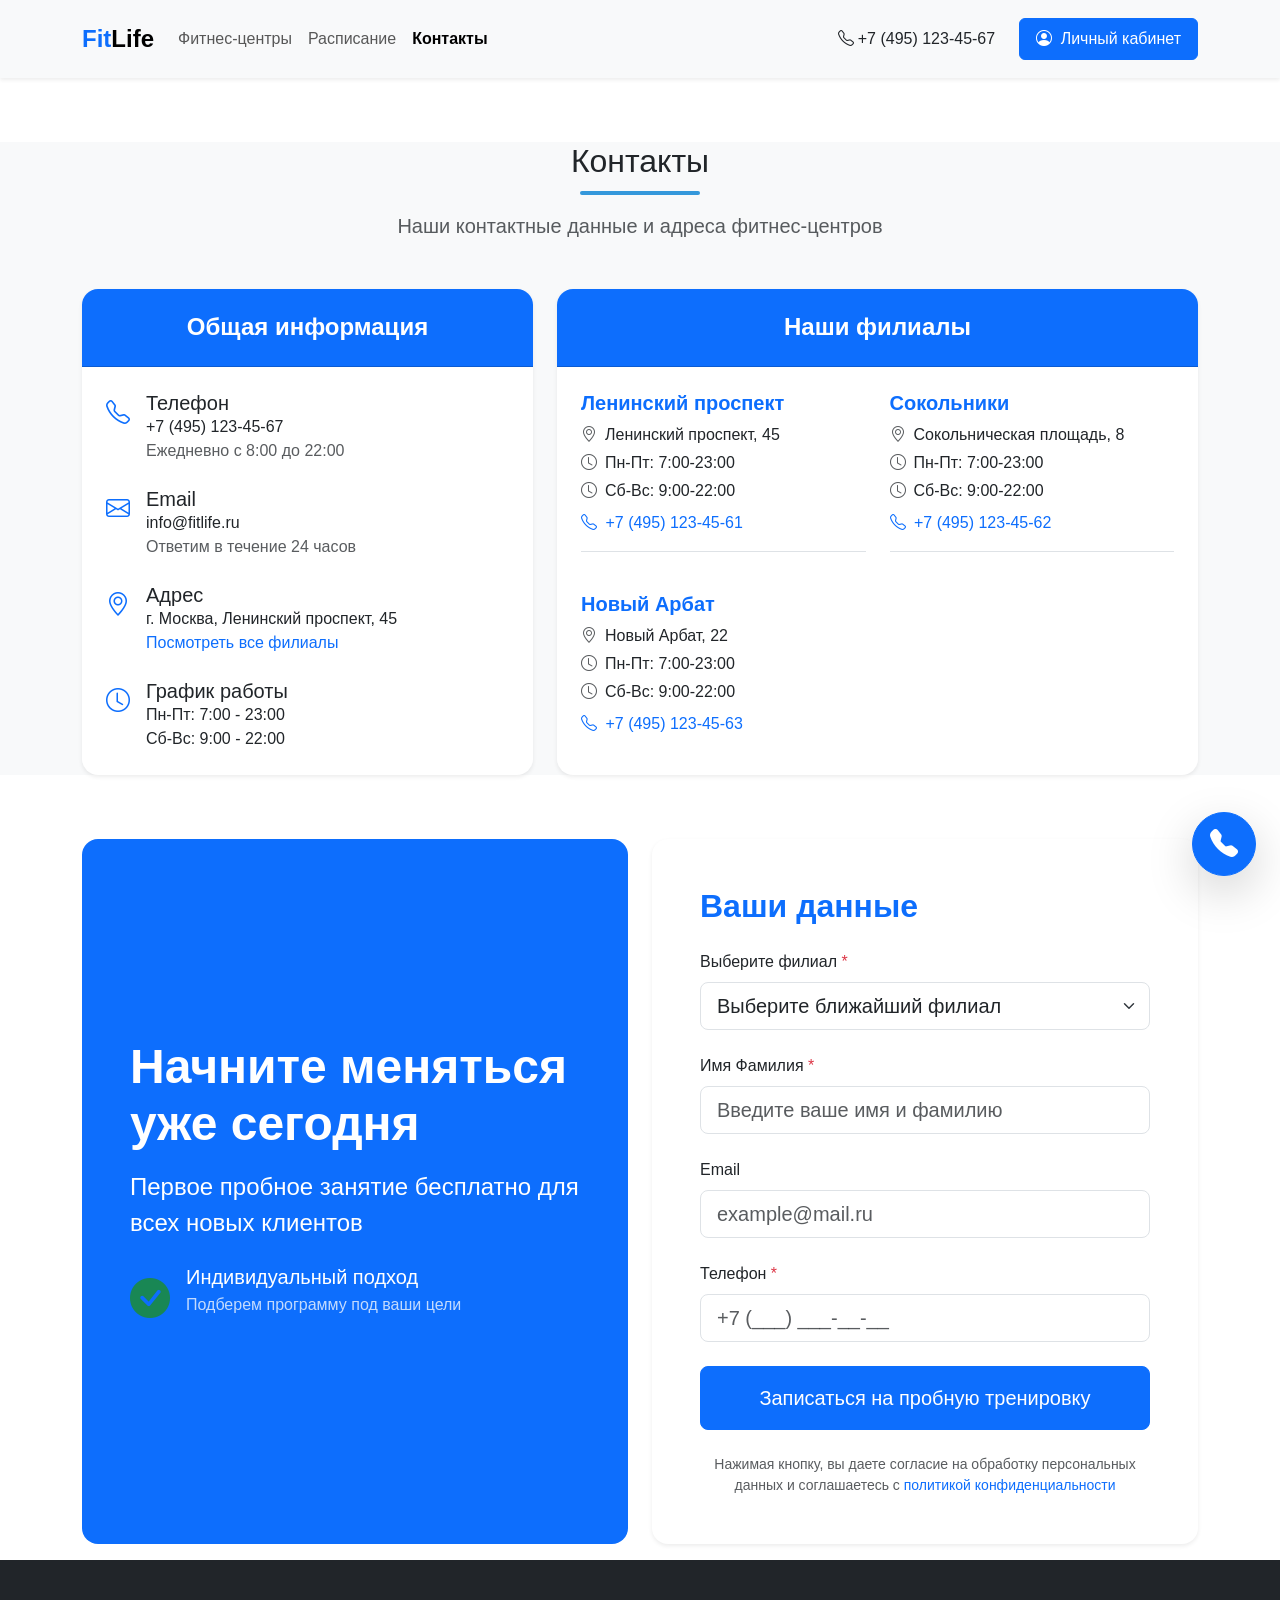
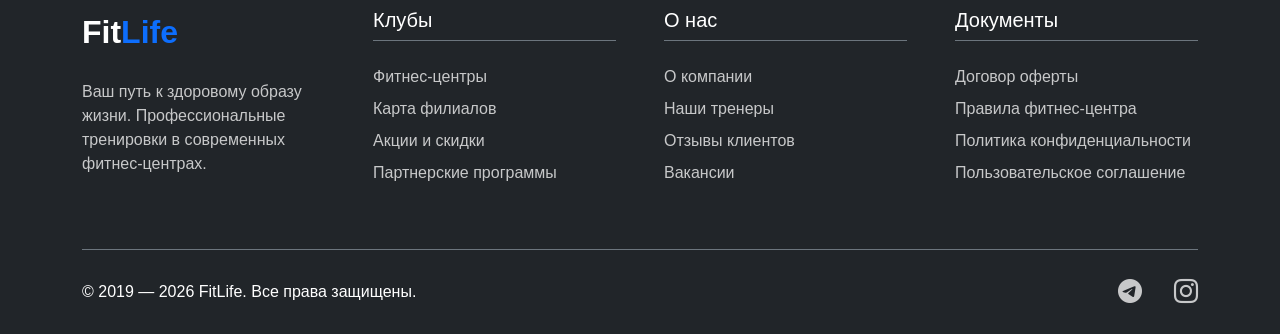
<file: contacts.html>
<!DOCTYPE html>
<html lang="ru">
<head>
    <meta charset="UTF-8">
    <meta name="viewport" content="width=device-width, initial-scale=1.0, maximum-scale=1.0, user-scalable=no">
    <link rel="icon" href="assets/icons/test_favicon.ico" type="image/x-icon">
    <title>FitLife - Фитнес-клуб</title>
    <!-- Bootstrap CSS -->
    <link href="https://cdn.jsdelivr.net/npm/bootstrap@5.3.0/dist/css/bootstrap.min.css" rel="stylesheet">
    <!-- Bootstrap Icons -->
    <link rel="stylesheet" href="https://cdn.jsdelivr.net/npm/bootstrap-icons@1.10.0/font/bootstrap-icons.css">
    <!-- Кастомные стили -->
    <link rel="stylesheet" href="styles/style.css">
</head>
<body>
    <!-- Навигация -->
    <header class="sticky-top">
        <nav class="navbar navbar-expand-lg navbar-light bg-light shadow-sm py-3">
            <div class="container">
                <a class="navbar-brand fw-bold fs-4" href="index.html">
                    <span class="text-primary">Fit</span>Life
                </a>
                <button class="navbar-toggler" type="button" data-bs-toggle="collapse" data-bs-target="#navbarContent" 
                    aria-controls="navbarContent" aria-expanded="false" aria-label="Toggle navigation">
                    <span class="navbar-toggler-icon"></span>
                </button>
                <div class="collapse navbar-collapse" id="navbarContent">
                    <ul class="navbar-nav me-auto mb-2 mb-lg-0">
                        <li class="nav-item">
                            <a class="nav-link fw-medium" href="index.html">Фитнес-центры</a>
                        </li>
                        <li class="nav-item">
                            <a class="nav-link fw-medium" href="schedule.html">Расписание</a>
                        </li>
                        <li class="nav-item">
                            <a class="nav-link fw-medium" href="contacts.html">Контакты</a>
                        </li>
                    </ul>
                    <div class="d-flex align-items-center">
                        <div class="contact-info me-4 d-none d-lg-flex align-items-center">
                            <i class="bi bi-telephone me-1"></i> 
                            <span>+7 (495) 123-45-67</span>
                        </div>
                        <a href="/account" class="btn btn-primary text-white px-3 py-2">
                            <i class="bi bi-person-circle me-1"></i> 
                            <span class="d-none d-md-inline">Личный кабинет</span>
                        </a>
                    </div>
                </div>
            </div>
        </nav>
    </header>

    <section id="contacts" class="py-6 bg-light">
        <div class="container">
            <div class="text-center mb-5">
                <h2 class="section-title mb-3">Контакты</h2>
                <p class="text-muted fs-5">Наши контактные данные и адреса фитнес-центров</p>
            </div>
            
            <div class="row g-4">
            <!-- Общая контактная информация -->
                <div class="col-lg-5">
                    <div class="card border-0 shadow-sm rounded-4 overflow-hidden h-100">
                        <div class="card-header bg-primary text-white py-4">
                            <h3 class="h4 mb-0 fw-bold text-center">Общая информация</h3>
                        </div>
                        <div class="card-body p-4">
                            <div class="d-flex align-items-start mb-4">
                                <i class="bi bi-telephone fs-4 text-primary me-3 mt-1"></i>
                                <div>
                                    <h5 class="mb-0">Телефон</h5>
                                    <a href="tel:+74951234567" class="text-decoration-none text-dark">+7 (495) 123-45-67</a>
                                    <p class="text-muted mb-0">Ежедневно с 8:00 до 22:00</p>
                                </div>
                            </div>
                            
                            <div class="d-flex align-items-start mb-4">
                            <i class="bi bi-envelope fs-4 text-primary me-3 mt-1"></i>
                                <div>
                                    <h5 class="mb-0">Email</h5>
                                    <a href="mailto:info@fitlife.ru" class="text-decoration-none text-dark">info@fitlife.ru</a>
                                    <p class="text-muted mb-0">Ответим в течение 24 часов</p>
                                </div>
                            </div>
                            
                            <div class="d-flex align-items-start mb-4">
                                <i class="bi bi-geo-alt fs-4 text-primary me-3 mt-1"></i>
                                <div>
                                    <h5 class="mb-0">Адрес</h5>
                                    <p class="mb-0">г. Москва, Ленинский проспект, 45</p>
                                    <a href="#fitness-centers" class="text-decoration-none text-primary fw-medium">Посмотреть все филиалы</a>
                                </div>
                            </div>
                            
                            <div class="d-flex align-items-start">
                                <i class="bi bi-clock fs-4 text-primary me-3 mt-1"></i>
                                <div>
                                    <h5 class="mb-0">График работы</h5>
                                    <p class="mb-0">Пн-Пт: 7:00 - 23:00<br>
                                    Сб-Вс: 9:00 - 22:00</p>
                                </div>
                            </div>
                        </div>
                    </div>
                </div>
                
                <!-- Контакты филиалов -->
                <div class="col-lg-7">
                    <div class="card border-0 shadow-sm rounded-4 overflow-hidden h-100">
                        <div class="card-header bg-primary text-white py-4">
                            <h3 class="h4 mb-0 fw-bold text-center">Наши филиалы</h3>
                        </div>
                        <div class="card-body p-4">
                            <div class="row g-4">
                                <!-- Филиал 1 -->
                                <div class="col-md-6">
                                    <div class="border-bottom pb-3">
                                    <h5 class="text-primary fw-bold mb-2">Ленинский проспект</h5>
                                    <p class="mb-1"><i class="bi bi-geo-alt me-2 text-muted"></i>Ленинский проспект, 45</p>
                                    <p class="mb-1"><i class="bi bi-clock me-2 text-muted"></i>Пн-Пт: 7:00-23:00</p>
                                    <p class="mb-1"><i class="bi bi-clock me-2 text-muted"></i>Сб-Вс: 9:00-22:00</p>
                                    <a href="tel:+74951234561" class="text-decoration-none text-primary mt-2 d-block">
                                        <i class="bi bi-telephone me-1"></i> +7 (495) 123-45-61
                                    </a>
                                    </div>
                                </div>
                                
                                <!-- Филиал 2 -->
                                <div class="col-md-6">
                                    <div class="border-bottom pb-3">
                                    <h5 class="text-primary fw-bold mb-2">Сокольники</h5>
                                    <p class="mb-1"><i class="bi bi-geo-alt me-2 text-muted"></i>Сокольническая площадь, 8</p>
                                    <p class="mb-1"><i class="bi bi-clock me-2 text-muted"></i>Пн-Пт: 7:00-23:00</p>
                                    <p class="mb-1"><i class="bi bi-clock me-2 text-muted"></i>Сб-Вс: 9:00-22:00</p>
                                    <a href="tel:+74951234562" class="text-decoration-none text-primary mt-2 d-block">
                                        <i class="bi bi-telephone me-1"></i> +7 (495) 123-45-62
                                    </a>
                                    </div>
                                </div>
                                
                                <!-- Филиал 3 -->
                                <div class="col-md-6 pt-3">
                                    <div>
                                    <h5 class="text-primary fw-bold mb-2">Новый Арбат</h5>
                                    <p class="mb-1"><i class="bi bi-geo-alt me-2 text-muted"></i>Новый Арбат, 22</p>
                                    <p class="mb-1"><i class="bi bi-clock me-2 text-muted"></i>Пн-Пт: 7:00-23:00</p>
                                    <p class="mb-1"><i class="bi bi-clock me-2 text-muted"></i>Сб-Вс: 9:00-22:00</p>
                                    <a href="tel:+74951234563" class="text-decoration-none text-primary mt-2 d-block">
                                        <i class="bi bi-telephone me-1"></i> +7 (495) 123-45-63
                                    </a>
                                    </div>
                                </div>
                            </div>
                        </div>
                    </div>
                </div>
            </div>
            
        </div>
        </section>
    
    <!-- Форма -->
    <section id="contact-form" class="py-6 bg-gradient">
        <div class="container">
            <div class="row g-4">
                <div class="col-lg-6">
                    <div class="bg-primary text-white rounded-4 h-100 d-flex flex-column justify-content-center p-5">
                        <h3 class="display-5 fw-bold mb-3">Начните меняться уже сегодня</h3>
                        <p class="fs-4 mb-4">Первое пробное занятие бесплатно для всех новых клиентов</p>
                        <div class="d-flex align-items-start mb-3">
                            <i class="bi bi-check-circle-fill fs-1 text-success me-3 mt-1"></i>
                            <div>
                                <h5 class="mb-1">Индивидуальный подход</h5>
                                <p class="mb-0 opacity-75">Подберем программу под ваши цели</p>
                            </div>
                        </div>
                    </div>
                </div>
                <div class="col-lg-6">
                    <div class="bg-white rounded-4 shadow-sm p-4 p-md-5">
                        <h3 class="h2 fw-bold mb-4 text-primary">Ваши данные</h3>
                        <form id="registrationForm">
                            <div class="mb-4">
                                <label for="branch" class="form-label fw-medium">Выберите филиал <span class="text-danger">*</span></label>
                                <select class="form-select form-select-lg rounded-3" id="branch">
                                    <option value="">Выберите ближайший филиал</option>
                                    <option value="leninsky">Ленинский проспект</option>
                                    <option value="sokolniki">Сокольники</option>
                                    <option value="arbat">Новый Арбат</option>
                                </select>
                            </div>
                            <div class="mb-4">
                                <label for="fullName" class="form-label fw-medium">Имя Фамилия <span class="text-danger">*</span></label>
                                <input type="text" class="form-control form-control-lg rounded-3" id="fullName" 
                                    placeholder="Введите ваше имя и фамилию">
                            </div>
                            <div class="mb-4">
                                <label for="email" class="form-label fw-medium">Email</label>
                                <input type="email" class="form-control form-control-lg rounded-3" id="email" 
                                    placeholder="example@mail.ru">
                            </div>
                            <div class="mb-4">
                                <label for="phone" class="form-label fw-medium">Телефон <span class="text-danger">*</span></label>
                                <input type="tel" class="form-control form-control-lg rounded-3" id="phone" 
                                    placeholder="+7 (___) ___-__-__">
                            </div>
                            <button type="submit" class="btn btn-primary btn-lg w-100 py-3 rounded-3 mb-4">
                                Записаться на пробную тренировку
                            </button>
                            <div class="small text-muted text-center">
                                Нажимая кнопку, вы даете согласие на обработку персональных данных и соглашаетесь с 
                                <a href="#" class="text-decoration-none text-primary">политикой конфиденциальности</a>
                            </div>
                        </form>
                    </div>
                </div>
            </div>
        </div>
    </section>

    <!-- Футер -->
    <footer class="footer bg-dark text-white pb-4">
        <div class="container">
            <div class="row g-5">
                <!-- Логотип и описание -->
                <div class="col-md-3">
                    <div class="footer-logo mb-4">
                        <span class="fs-2 fw-bold">Fit<span class="text-primary">Life</span></span>
                    </div>
                    <p class="opacity-75">
                        Ваш путь к здоровому образу жизни. Профессиональные тренировки в современных фитнес-центрах.
                    </p>
                </div>
                
                <!-- Ссылки: Клубы -->
                <div class="col-md-3">
                    <h5 class="mb-4 pb-2 border-bottom border-secondary">Клубы</h5>
                    <ul class="list-unstyled footer-links">
                        <li class="mb-2"><a href="#fitness-centers" class="text-decoration-none text-white opacity-75 hover-opacity-100">Фитнес-центры</a></li>
                        <li class="mb-2"><a href="#" class="text-decoration-none text-white opacity-75 hover-opacity-100">Карта филиалов</a></li>
                        <li class="mb-2"><a href="#" class="text-decoration-none text-white opacity-75 hover-opacity-100">Акции и скидки</a></li>
                        <li class="mb-2"><a href="#" class="text-decoration-none text-white opacity-75 hover-opacity-100">Партнерские программы</a></li>
                    </ul>
                </div>
                
                <!-- Ссылки: О нас -->
                <div class="col-md-3">
                    <h5 class="mb-4 pb-2 border-bottom border-secondary">О нас</h5>
                    <ul class="list-unstyled footer-links">
                        <li class="mb-2"><a href="#" class="text-decoration-none text-white opacity-75 hover-opacity-100">О компании</a></li>
                        <li class="mb-2"><a href="#" class="text-decoration-none text-white opacity-75 hover-opacity-100">Наши тренеры</a></li>
                        <li class="mb-2"><a href="#" class="text-decoration-none text-white opacity-75 hover-opacity-100">Отзывы клиентов</a></li>
                        <li class="mb-2"><a href="#" class="text-decoration-none text-white opacity-75 hover-opacity-100">Вакансии</a></li>
                    </ul>
                </div>
                
                <!-- Юридические ссылки -->
                <div class="col-md-3">
                    <h5 class="mb-4 pb-2 border-bottom border-secondary">Документы</h5>
                    <div class="d-flex flex-column footer-legal">
                        <a href="#" class="text-decoration-none text-white opacity-75 hover-opacity-100 mb-2">Договор оферты</a>
                        <a href="#" class="text-decoration-none text-white opacity-75 hover-opacity-100 mb-2">Правила фитнес-центра</a>
                        <a href="#" class="text-decoration-none text-white opacity-75 hover-opacity-100 mb-2">Политика конфиденциальности</a>
                        <a href="#" class="text-decoration-none text-white opacity-75 hover-opacity-100 mb-2">Пользовательское соглашение</a>
                    </div>
                </div>
            </div>
            
            <!-- Нижняя часть футера -->
            <div class="footer-bottom mt-5 pt-4 border-top border-secondary">
                <div class="d-flex justify-content-between align-items-center flex-wrap">
                    <div class="mb-2 mb-md-0">
                        <span>© 2019 — 2026 FitLife. Все права защищены.</span>
                    </div>
                    <div class="d-flex gap-3">
                        <a href="#" class="text-white opacity-75 hover-opacity-100 fs-4">
                            <i class="bi bi-telegram"></i>
                        </a>
                        <a href="#" class="text-white opacity-75 hover-opacity-100 fs-4">
                            <i class="bi bi-vk"></i>
                        </a>
                        <a href="#" class="text-white opacity-75 hover-opacity-100 fs-4">
                            <i class="bi bi-instagram"></i>
                        </a>
                    </div>
                </div>
            </div>
        </div>
    </footer>

    <!-- Плавающая кнопка обратного звонка -->
    <button type="button" class="btn btn-primary rounded-circle btn-call position-fixed bottom-0 end-0 m-4 shadow-lg" 
            data-bs-toggle="modal" data-bs-target="#callModal" style="z-index: 1050;">
        <i class="bi bi-telephone-fill fs-3"></i>
    </button>

    <!-- Модальное окно обратного звонка -->
    <div class="modal fade" id="callModal" tabindex="-1" aria-hidden="true">
        <div class="modal-dialog modal-dialog-centered">
            <div class="modal-content rounded-4">
                <div class="modal-header border-0 pb-0">
                    <button type="button" class="btn-close" data-bs-dismiss="modal" aria-label="Закрыть"></button>
                </div>
                <div class="modal-body p-4 p-md-5">
                    <h3 class="modal-title text-center fw-bold mb-4">Закажите обратный звонок</h3>
                    <form id="quickContactForm">
                        <div class="mb-4">
                            <label for="quickName" class="form-label fw-medium">Ваше имя</label>
                            <input type="text" class="form-control form-control-lg rounded-3" id="quickName" 
                                placeholder="Иван Петров">
                        </div>
                        <div class="mb-4">
                            <label for="quickPhone" class="form-label fw-medium">Номер телефона <span class="text-danger">*</span></label>
                            <input type="tel" class="form-control form-control-lg rounded-3" id="quickPhone" 
                                placeholder="+7 (___) ___-__-__">
                        </div>
                        <button type="submit" class="btn btn-primary btn-lg w-100 py-3 rounded-3 mb-4">
                            Позвонить мне
                        </button>
                        <div class="text-center small text-muted">
                            Нажимая кнопку, вы даете согласие на обработку персональных данных и соглашаетесь с<br>
                            <a href="#" class="text-decoration-none text-primary">политикой конфиденциальности</a>
                        </div>
                    </form>
                </div>
            </div>
        </div>
    </div>

    <!-- Scripts -->
    <script src="https://cdn.jsdelivr.net/npm/@popperjs/core@2.11.8/dist/umd/popper.min.js"></script>
    <script src="https://cdn.jsdelivr.net/npm/bootstrap@5.3.0/dist/js/bootstrap.min.js"></script>
    <!-- <script src="scripts/old/scripts.js"></script> -->
    <!-- <script src="scripts/old/validation.js"></script> -->
    <script type="module" src="scripts/main.js"></script>
    <script src="scripts/consoleLogger.js"></script>
</body>
</html>
</file>
<file: styles/style.css>
:root {
    --primary-color: #3498db;
    --secondary-color: #185ca0;
    --accent-color: #e74c3c;
    --light-color: #f8f9fa;
    --dark-color: #212529;
    --border-radius: 16px;
    --section-padding: 4rem 0;
}

/* Общие стили */
body {
    font-family: 'Segoe UI', Tahoma, Geneva, Verdana, sans-serif;
    color: var(--dark-color);
    overflow-x: hidden;
}

.section-title {
    position: relative;
    display: block;
    text-align: center;
    margin: 0 auto;
    padding-bottom: 15px; /* добавляем отступ снизу для линии */
}

.section-title::after {
    content: '';
    position: absolute;
    bottom: 0;
    left: 50%;
    transform: translateX(-50%);
    width: 120px;
    height: 4px;
    background: var(--primary-color);
    border-radius: 2px;
}

.py-6 {
    margin: var(--section-padding) !important;
}

/* Герой (Hero) секция */
.hero-section {
    height: 90vh;
}

.hero-carousel .carousel-item {
    height: 90vh;
    background-size: cover;
    background-position: center;
    position: relative;
}

.hero-carousel .carousel-item::before {
    content: '';
    position: absolute;
    top: 0;
    left: 0;
    width: 100%;
    height: 100%;
    background: rgba(0, 0, 0, 0.5);
}

.hero-content {
    position: absolute;
    top: 50%;
    left: 50%;
    transform: translate(-50%, -50%);
    color: white;
    text-align: center;
    max-width: 90%;
    z-index: 1;
    padding: 0 20px;
}

.carousel-control-prev,
.carousel-control-next {
    width: 8%;
    top: 0;
    height: 100%;
    display: flex;
    align-items: center;
    justify-content: center;
}

.carousel-control-prev-icon,
.carousel-control-next-icon {
    display: inline-flex;
    align-items: center;
    justify-content: center;
    width: 36px;
    height: 36px;
    background-color: rgba(52, 152, 219, 0.8);
    border-radius: 50%;
    opacity: 1;
}

.carousel-indicators {
    z-index: 3;
}

.carousel-indicators [data-bs-target] {
    height: 10px;
    width: 10px;
    border-radius: 50%;
    background-color: #fff;
    opacity: 0.7;
    transition: all 0.3s;
}

.carousel-indicators .active {
    opacity: 1;
    width: 20px;
    border-radius: 10px;
}

/* Карточки фитнес-центров */
.center-card {
    transition: all 0.3s ease;
}

.center-card:hover {
    transform: translateY(-5px);
    box-shadow: 0 10px 25px rgba(0, 0, 0, 0.15) !important;
}

/* Преимущества (Features) карусель */
.carousel-control-prev-icon,
.carousel-control-next-icon {
    width: 40px;
    height: 40px;
    background-color: var(--primary-color);
    border-radius: 50%;
    opacity: 1 !important;
}

.carousel-control-prev-icon {
    background-image: url("data:image/svg+xml,%3Csvg xmlns='http://www.w3.org/2000/svg' viewBox='0 0 16 16' fill='%23fff'%3E%3Cpath d='M11.354 1.646a.5.5 0 0 1 0 .708L5.707 8l5.647 5.646a.5.5 0 0 1-.708.708l-6-6a.5.5 0 0 1 0-.708l6-6a.5.5 0 0 1 .708 0z'/%3E%3C/svg%3E") !important;
    background-size: 16px;
}

.carousel-control-next-icon {
    background-image: url("data:image/svg+xml,%3Csvg xmlns='http://www.w3.org/2000/svg' viewBox='0 0 16 16' fill='%23fff'%3E%3Cpath d='M4.646 1.646a.5.5 0 0 1 .708 0l6 6a.5.5 0 0 1 0 .708l-6 6a.5.5 0 0 1-.708-.708L10.293 8 4.646 2.354a.5.5 0 0 1 0-.708z'/%3E%3C/svg%3E") !important;
    background-size: 16px;
}

/* Стили для аккордеона FAQ */
.accordion-button:not(.collapsed) {
    background-color: var(--primary-color) !important;
    color: white !important;
}

/* Форма контактов */
.bg-gradient {
    background: linear-gradient(135deg, #f5f7fa 0%, #e4edf5 100%);
}

/* Футер */
.footer-links a:hover,
.footer-legal a:hover {
    opacity: 1 !important;
}

.hover-opacity-100 {
    transition: opacity 0.3s ease;
}

.btn-call {
    width: 64px;
    height: 64px;
    display: flex;
    align-items: center;
    justify-content: center;
    padding: 0 !important;
    aspect-ratio: 1/1;
}

/* Адаптивность */
@media (max-width: 991px) {
    .hero-content h1 {
        font-size: 2.5rem;
    }
    
    .hero-content p {
        font-size: 1.2rem;
    }
}

@media (max-width: 767px) {
    :root {
        --section-padding: 3rem 0;
    }

    .hero-content h1 {
        font-size: 2rem;
    }
    
    .carousel-control-prev,
    .carousel-control-next {
        width: 10%;
    }
    
    .carousel-control-prev-icon,
    .carousel-control-next-icon {
        width: 48px !important;
        height: 48px !important;
    }
}

@media (max-width: 575px) {
    .carousel-indicators {
        display: none;
    }
    
    .section-title::after {
        width: 80px;
    }
}
</file>
